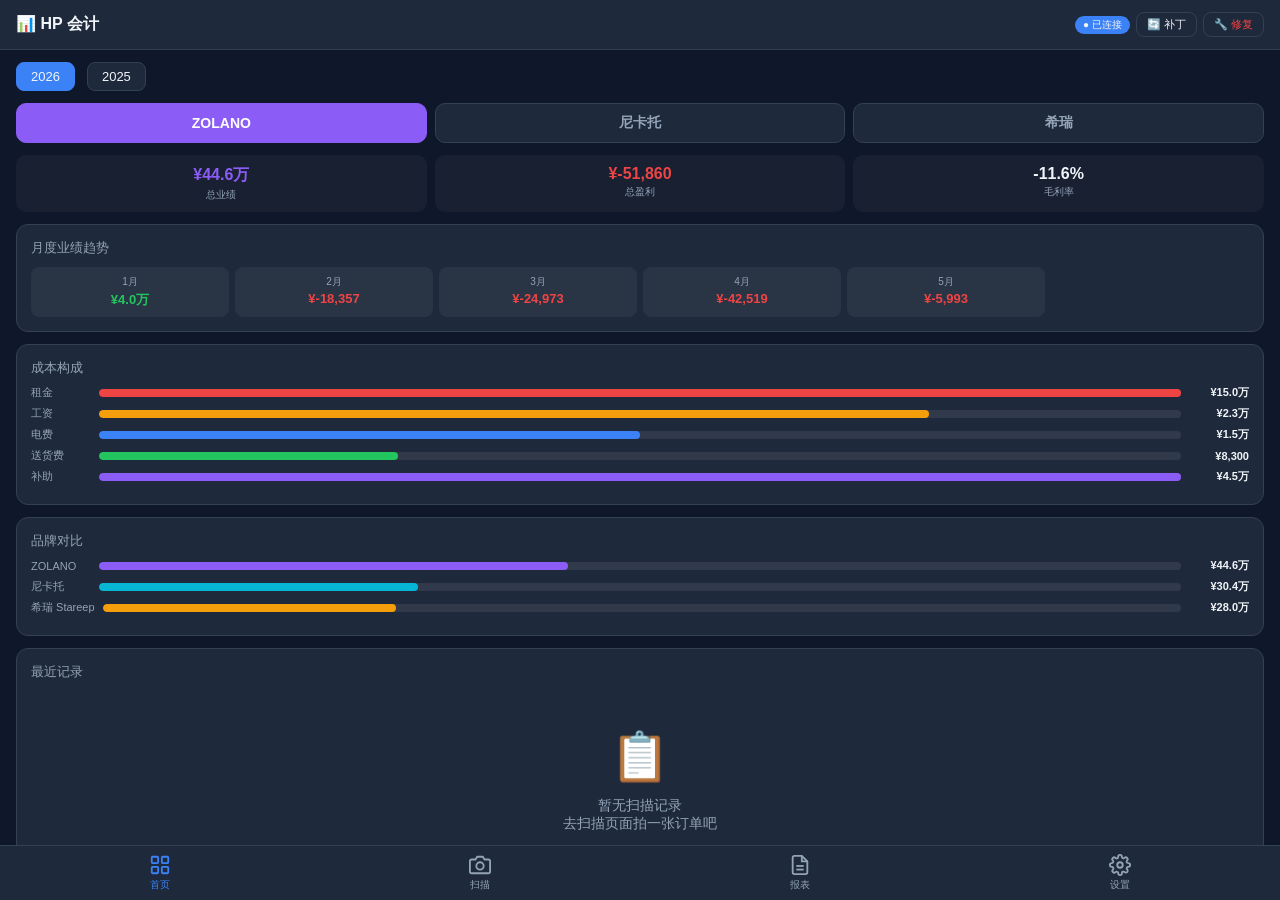
<file: index.html>
<!DOCTYPE html>
<html lang="zh-CN">
<head>
<meta charset="UTF-8">
<meta name="viewport" content="width=device-width, initial-scale=1.0, maximum-scale=1.0, user-scalable=no">
<title>HP 会计 — ZOLANO & 尼卡托</title>
<link rel="manifest" href="manifest.json">
<link rel="apple-touch-icon" href="icon-192.png">
<style>
* { margin:0; padding:0; box-sizing:border-box; -webkit-tap-highlight-color:transparent; }
:root {
  --bg: #0f172a; --card: #1e293b; --border: #334155;
  --text: #f1f5f9; --muted: #94a3b8; --accent: #3b82f6;
  --green: #22c55e; --red: #ef4444; --amber: #f59e0b;
  --zolano: #8b5cf6; --nikator: #06b6d4;
}
html, body { height:100%; font-family: -apple-system, "PingFang SC", "Microsoft YaHei", sans-serif; background:var(--bg); color:var(--text); }
body { display:flex; flex-direction:column; }

/* Header */
.header {
  padding:12px 16px; background:var(--card); border-bottom:1px solid var(--border);
  display:flex; align-items:center; justify-content:space-between; flex-shrink:0;
}
.header h1 { font-size:16px; font-weight:600; }
.header .badge { font-size:10px; padding:2px 8px; border-radius:10px; background:var(--accent); }

/* Main Content */
.main { flex:1; overflow-y:auto; padding:12px 16px; padding-bottom:80px; }

/* Bottom Nav */
.nav {
  position:fixed; bottom:0; left:0; right:0; display:flex;
  background:var(--card); border-top:1px solid var(--border); z-index:100;
}
.nav-btn {
  flex:1; display:flex; flex-direction:column; align-items:center; justify-content:center;
  padding:8px 0; background:none; border:none; color:var(--muted); font-size:10px; cursor:pointer;
  transition:color .2s;
}
.nav-btn.active { color:var(--accent); }
.nav-btn svg { width:22px; height:22px; margin-bottom:2px; }

/* Page containers */
.page { display:none; }
.page.active { display:block; }

/* Cards */
.card {
  background:var(--card); border:1px solid var(--border); border-radius:12px;
  padding:14px; margin-bottom:12px;
}
.card-title { font-size:13px; color:var(--muted); margin-bottom:8px; }
.card-value { font-size:24px; font-weight:700; }
.card-sub { font-size:11px; color:var(--muted); margin-top:4px; }

/* Brand tabs */
.brand-tabs { display:flex; gap:8px; margin-bottom:12px; }
.brand-tab {
  flex:1; padding:10px; border-radius:10px; border:1px solid var(--border);
  background:var(--card); color:var(--muted); font-size:14px; font-weight:600;
  cursor:pointer; text-align:center; transition:all .2s;
}
.brand-tab.active-zolano { background:var(--zolano); color:#fff; border-color:var(--zolano); }
.brand-tab.active-nikator { background:var(--nikator); color:#fff; border-color:var(--nikator); }
.brand-tab.active-stareep { background:var(--amber); color:#000; border-color:var(--amber); }

/* Monthly overview */
.month-grid { display:grid; grid-template-columns:repeat(6,1fr); gap:6px; margin-top:10px; }
.month-cell {
  background:rgba(255,255,255,.05); border-radius:8px; padding:8px 4px; text-align:center;
}
.month-cell .m-label { font-size:10px; color:var(--muted); }
.month-cell .m-val { font-size:13px; font-weight:600; margin-top:2px; }
.month-cell.profit { color:var(--green); }
.month-cell.loss { color:var(--red); }

/* Comparison bar */
.comp-bar { display:flex; align-items:center; gap:8px; margin:6px 0; }
.comp-bar .bar-bg { flex:1; height:8px; background:rgba(255,255,255,.08); border-radius:4px; overflow:hidden; }
.comp-bar .bar-fill { height:100%; border-radius:4px; }
.comp-bar .bar-label { font-size:11px; color:var(--muted); min-width:60px; }
.comp-bar .bar-val { font-size:11px; font-weight:600; min-width:60px; text-align:right; }

/* Scanner page */
.scanner-area {
  width:100%; aspect-ratio:1; background:#000; border-radius:16px;
  display:flex; align-items:center; justify-content:center; position:relative; overflow:hidden;
  margin-bottom:16px;
}
.scanner-area video { width:100%; height:100%; object-fit:cover; }
.scanner-area .overlay {
  position:absolute; inset:0; border:2px solid rgba(255,255,255,.3); border-radius:16px;
  pointer-events:none;
}
.scanner-area .scan-line {
  position:absolute; left:10%; right:10%; height:2px; background:var(--accent);
  box-shadow:0 0 12px var(--accent); animation:scan 2s ease-in-out infinite;
}
@keyframes scan { 0%,100%{top:20%} 50%{top:80%} }

.camera-placeholder { color:var(--muted); font-size:14px; text-align:center; }

.capture-btn {
  width:64px; height:64px; border-radius:50%; border:3px solid #fff;
  background:transparent; cursor:pointer; margin:16px auto; display:block;
  position:relative;
}
.capture-btn::after {
  content:''; position:absolute; inset:4px; border-radius:50%; background:#fff;
}
.capture-btn:active::after { background:var(--accent); }

/* Order form */
.form-group { margin-bottom:12px; }
.form-group label { display:block; font-size:12px; color:var(--muted); margin-bottom:4px; }
.form-group input, .form-group select, .form-group textarea {
  width:100%; padding:10px 12px; background:rgba(255,255,255,.06); border:1px solid var(--border);
  border-radius:8px; color:var(--text); font-size:14px; outline:none;
}
.form-group input:focus, .form-group select:focus { border-color:var(--accent); }
.form-row { display:grid; grid-template-columns:1fr 1fr; gap:10px; }

.submit-btn {
  width:100%; padding:14px; border:none; border-radius:10px; font-size:15px;
  font-weight:600; cursor:pointer; color:#fff;
  background:linear-gradient(135deg, var(--accent), #6366f1);
}
.submit-btn:active { opacity:.85; }
.submit-btn:disabled { opacity:.4; cursor:default; }

/* Upload status */
.upload-status {
  padding:12px; border-radius:10px; margin-top:12px; font-size:13px;
  display:none; align-items:center; gap:8px;
}
.upload-status.success { display:flex; background:rgba(34,197,94,.15); color:var(--green); }
.upload-status.error { display:flex; background:rgba(239,68,68,.15); color:var(--red); }
.upload-status.loading { display:flex; background:rgba(59,130,246,.15); color:var(--accent); }
.spinner { width:16px; height:16px; border:2px solid transparent; border-top-color:currentColor; border-radius:50%; animation:spin .8s linear infinite; }
@keyframes spin { to { transform:rotate(360deg); } }

/* Reports */
.report-summary { display:grid; grid-template-columns:1fr 1fr; gap:10px; }
.report-item { background:rgba(255,255,255,.04); border-radius:10px; padding:12px; }
.report-item .r-label { font-size:11px; color:var(--muted); }
.report-item .r-value { font-size:18px; font-weight:700; margin-top:4px; }

/* History */
.history-item {
  display:flex; align-items:center; gap:10px; padding:10px 0;
  border-bottom:1px solid var(--border);
}
.history-item:last-child { border-bottom:none; }
.history-icon {
  width:36px; height:36px; border-radius:8px; display:flex; align-items:center;
  justify-content:center; font-size:16px; flex-shrink:0;
}
.history-icon.zolano { background:rgba(139,92,246,.2); }
.history-icon.nikator { background:rgba(6,182,212,.2); }
.history-info { flex:1; min-width:0; }
.history-info .h-brand { font-size:12px; font-weight:600; }
.history-info .h-detail { font-size:11px; color:var(--muted); white-space:nowrap; overflow:hidden; text-overflow:ellipsis; }
.history-amount { font-size:14px; font-weight:600; text-align:right; }
.history-amount.positive { color:var(--green); }
.history-amount.negative { color:var(--red); }

/* Settings */
.setting-row {
  display:flex; align-items:center; justify-content:space-between;
  padding:12px 0; border-bottom:1px solid var(--border);
}
.setting-row:last-child { border-bottom:none; }
.setting-label { font-size:14px; }
.setting-desc { font-size:11px; color:var(--muted); margin-top:2px; }
.toggle {
  width:44px; height:24px; border-radius:12px; background:var(--border);
  position:relative; cursor:pointer; transition:background .2s;
}
.toggle.on { background:var(--accent); }
.toggle::after {
  content:''; position:absolute; width:20px; height:20px; border-radius:50%;
  background:#fff; top:2px; left:2px; transition:left .2s;
}
.toggle.on::after { left:22px; }

/* Toast */
.toast {
  position:fixed; top:60px; left:50%; transform:translateX(-50%);
  background:var(--card); border:1px solid var(--border); border-radius:10px;
  padding:10px 20px; font-size:13px; z-index:200; opacity:0;
  transition:opacity .3s, transform .3s; pointer-events:none;
}
.toast.show { opacity:1; transform:translateX(-50%) translateY(0); }

/* Scrollbar */
::-webkit-scrollbar { width:4px; }
::-webkit-scrollbar-thumb { background:var(--border); border-radius:2px; }

/* Empty state */
.empty-state { text-align:center; padding:40px 20px; color:var(--muted); }
.empty-state .empty-icon { font-size:48px; margin-bottom:12px; }
.empty-state .empty-text { font-size:14px; }

/* Year selector */
.year-selector { display:flex; align-items:center; gap:12px; margin-bottom:12px; }
.year-btn {
  padding:6px 14px; border-radius:8px; border:1px solid var(--border);
  background:var(--card); color:var(--text); font-size:13px; cursor:pointer;
}
.year-btn.active { background:var(--accent); border-color:var(--accent); }

/* Quick stats row */
.quick-stats { display:grid; grid-template-columns:repeat(3,1fr); gap:8px; margin-bottom:12px; }
.quick-stat { background:rgba(255,255,255,.04); border-radius:10px; padding:10px; text-align:center; }
.quick-stat .qs-val { font-size:16px; font-weight:700; }
.quick-stat .qs-label { font-size:10px; color:var(--muted); margin-top:2px; }

/* Image preview */
.preview-img {
  width:100%; max-height:200px; object-fit:cover; border-radius:10px;
  margin-bottom:12px; display:none;
}

/* Stareep order cards */
.stareep-orders { display:flex; flex-direction:column; gap:8px; }
.stareep-order-card {
  background:var(--card); border:1px solid var(--border); border-radius:12px; padding:14px;
}
</style>
</head>
<body>

<!-- Header -->
<div class="header">
  <h1>📊 HP 会计</h1>
  <div style="display:flex;gap:6px;align-items:center;">
    <span class="badge" id="syncBadge">● 已连接</span>
    <button id="patchBtn" style="padding:4px 10px;border-radius:8px;border:1px solid var(--border);background:var(--card);color:var(--text);font-size:11px;cursor:pointer;" onclick="applyPatch()">🔄 补丁</button>
    <button onclick="repairApp()" style="padding:4px 10px;border-radius:8px;border:1px solid var(--border);background:var(--card);color:var(--red);font-size:11px;cursor:pointer;">🔧 修复</button>
  </div>
</div>

<!-- Toast -->
<div class="toast" id="toast"></div>

<!-- ===== PAGE 1: Dashboard ===== -->
<div class="main">
  <div class="page active" id="pageDashboard">
    <!-- Year selector -->
    <div class="year-selector">
      <button class="year-btn active" data-year="2026">2026</button>
      <button class="year-btn" data-year="2025">2025</button>
    </div>

    <!-- Brand tabs -->
    <div class="brand-tabs">
      <button class="brand-tab active-zolano" data-brand="zolano">ZOLANO</button>
      <button class="brand-tab" data-brand="nikator">尼卡托</button>
      <button class="brand-tab" data-brand="stareep">希瑞</button>
    </div>

    <!-- Quick stats -->
    <div class="quick-stats">
      <div class="quick-stat">
        <div class="qs-val" id="statSales">¥0</div>
        <div class="qs-label">总业绩</div>
      </div>
      <div class="quick-stat">
        <div class="qs-val" id="statProfit">¥0</div>
        <div class="qs-label">总盈利</div>
      </div>
      <div class="quick-stat">
        <div class="qs-val" id="statMargin">0%</div>
        <div class="qs-label">毛利率</div>
      </div>
    </div>

    <!-- Monthly overview -->
    <div class="card">
      <div class="card-title">月度业绩趋势</div>
      <div class="month-grid" id="monthGrid"></div>
    </div>

    <!-- Cost breakdown -->
    <div class="card">
      <div class="card-title">成本构成</div>
      <div id="costBreakdown"></div>
    </div>

    <!-- Comparison (both brands) -->
    <div class="card" id="comparisonCard">
      <div class="card-title">品牌对比</div>
      <div id="comparisonBars"></div>
    </div>

    <!-- Recent transactions -->
    <div class="card">
      <div class="card-title">最近记录</div>
      <div id="recentHistory"></div>
    </div>
  </div>

  <!-- ===== PAGE 2: Scanner ===== -->
  <div class="page" id="pageScanner">
    <div class="scanner-area" id="scannerArea">
      <div class="camera-placeholder" id="cameraPlaceholder">
        <div style="font-size:48px;margin-bottom:12px;">📷</div>
        <div>点击下方按钮开启相机</div>
      </div>
      <video id="cameraVideo" autoplay playsinline style="display:none;"></video>
      <canvas id="captureCanvas" style="display:none;"></canvas>
      <div class="overlay"><div class="scan-line"></div></div>
    </div>
    <img class="preview-img" id="previewImg">
    <button class="capture-btn" id="captureBtn" onclick="handleCapture()">📷 拍照</button>
    <input type="file" accept="image/*" capture="environment" id="cameraInput" style="display:none;" onchange="handleFileUpload(event)">
    <button class="capture-btn" style="background:var(--amber);" onclick="document.getElementById('cameraInput').click()">📁 上传照片</button>

    <div class="card" id="manualForm" style="display:none;">
      <div class="card-title">手动补录信息</div>
      <div class="form-group">
        <label>品牌</label>
        <select id="formBrand">
          <option value="zolano">ZOLANO</option>
          <option value="nikator">尼卡托</option>
        </select>
      </div>
      <div class="form-row">
        <div class="form-group">
          <label>客户名</label>
          <input type="text" id="formCustomer" placeholder="张先生">
        </div>
        <div class="form-group">
          <label>订单号</label>
          <input type="text" id="formOrder" placeholder="如 1005995">
        </div>
      </div>
      <div class="form-row">
        <div class="form-group">
          <label>销售业绩 (¥)</label>
          <input type="number" id="formSales" placeholder="0">
        </div>
        <div class="form-group">
          <label>出厂成本 (¥)</label>
          <input type="number" id="formCost" placeholder="0">
        </div>
      </div>
      <div class="form-row">
        <div class="form-group">
          <label>日期</label>
          <input type="date" id="formDate">
        </div>
        <div class="form-group">
          <label>产品类型</label>
          <select id="formProduct">
            <option value="sofa">沙发</option>
            <option value="bed">床架</option>
            <option value="mattress">床垫</option>
            <option value="chair">椅子</option>
            <option value="table">桌子</option>
            <option value="other">其他</option>
          </select>
        </div>
      </div>
      <div class="form-group">
        <label>备注</label>
        <textarea id="formNotes" rows="2" placeholder="产品型号、颜色等"></textarea>
      </div>
      <button class="submit-btn" onclick="submitOrder()">📤 发送到会计系统</button>
      <div class="upload-status" id="uploadStatus">
        <div class="spinner"></div>
        <span>正在发送...</span>
      </div>
    </div>
  </div>

  <!-- ===== PAGE 3: Reports ===== -->
  <div class="page" id="pageReports">
    <div class="year-selector">
      <button class="year-btn active" data-year="2026">2026</button>
      <button class="year-btn" data-year="2025">2025</button>
    </div>

    <div class="report-summary">
      <div class="report-item">
        <div class="r-label">本月总业绩</div>
        <div class="r-value" id="rptMonthSales">¥0</div>
      </div>
      <div class="report-item">
        <div class="r-label">本月总盈利</div>
        <div class="r-value" id="rptMonthProfit">¥0</div>
      </div>
      <div class="report-item">
        <div class="r-label">累计业绩 (YTD)</div>
        <div class="r-value" id="rptYtdSales">¥0</div>
      </div>
      <div class="report-item">
        <div class="r-label">累计盈利 (YTD)</div>
        <div class="r-value" id="rptYtdProfit">¥0</div>
      </div>
    </div>

    <div class="card" style="margin-top:12px;">
      <div class="card-title">月度明细</div>
      <div id="monthlyDetail"></div>
    </div>

    <div class="card">
      <div class="card-title">品牌对比</div>
      <div id="reportComparison"></div>
    </div>

    <button class="submit-btn" style="margin-top:12px;" onclick="generateReport()">📄 生成报告</button>
  </div>

  <!-- ===== PAGE 4: Settings ===== -->
  <div class="page" id="pageSettings">
    <div class="card">
      <div class="card-title">上传设置</div>
      <div class="form-group">
        <label>Webhook URL</label>
        <input type="url" id="webhookUrl" placeholder="https://your-server.com/api/upload" value="">
      </div>
      <div class="setting-row">
        <div>
          <div class="setting-label">自动上传</div>
          <div class="setting-desc">拍照后自动发送到服务器</div>
        </div>
        <div class="toggle on" id="toggleAutoUpload" onclick="toggleSetting(this)"></div>
      </div>
      <div class="setting-row">
        <div>
          <div class="setting-label">离线存储</div>
          <div class="setting-desc">无网络时保存到本地</div>
        </div>
        <div class="toggle on" id="toggleOffline" onclick="toggleSetting(this)"></div>
      </div>
    </div>

    <div class="card">
      <div class="card-title">数据管理</div>
      <div class="setting-row" onclick="exportData()" style="cursor:pointer;">
        <div>
          <div class="setting-label">导出数据</div>
          <div class="setting-desc">下载所有记录为JSON</div>
        </div>
        <span>→</span>
      </div>
      <div class="setting-row" onclick="importData()" style="cursor:pointer;">
        <div>
          <div class="setting-label">导入数据</div>
          <div class="setting-desc">从JSON文件恢复</div>
        </div>
        <span>→</span>
      </div>
      <div class="setting-row" onclick="clearData()" style="cursor:pointer;">
        <div>
          <div class="setting-label">清除所有数据</div>
          <div class="setting-desc">不可恢复的操作</div>
        </div>
        <span style="color:var(--red);">⚠</span>
      </div>
    </div>

    <div class="card">
      <div class="card-title">关于</div>
      <div class="setting-row">
        <div class="setting-label">版本</div>
        <span style="color:var(--muted);">v1.0.0</span>
      </div>
      <div class="setting-row">
        <div class="setting-label">存储使用</div>
        <span style="color:var(--muted);" id="storageUsed">0 KB</span>
      </div>
    </div>

    <input type="file" id="importInput" accept=".json" style="display:none;" onchange="handleImport(event)">
  </div>
</div>

<!-- Bottom Navigation -->
<nav class="nav">
  <button class="nav-btn active" data-page="pageDashboard" onclick="switchPage(this)">
    <svg viewBox="0 0 24 24" fill="none" stroke="currentColor" stroke-width="2"><rect x="3" y="3" width="7" height="7" rx="1"/><rect x="14" y="3" width="7" height="7" rx="1"/><rect x="3" y="14" width="7" height="7" rx="1"/><rect x="14" y="14" width="7" height="7" rx="1"/></svg>
    首页
  </button>
  <button class="nav-btn" data-page="pageScanner" onclick="switchPage(this)">
    <svg viewBox="0 0 24 24" fill="none" stroke="currentColor" stroke-width="2"><path d="M23 19a2 2 0 01-2 2H3a2 2 0 01-2-2V8a2 2 0 012-2h4l2-3h6l2 3h4a2 2 0 012 2z"/><circle cx="12" cy="13" r="4"/></svg>
    扫描
  </button>
  <button class="nav-btn" data-page="pageReports" onclick="switchPage(this)">
    <svg viewBox="0 0 24 24" fill="none" stroke="currentColor" stroke-width="2"><path d="M14 2H6a2 2 0 00-2 2v16a2 2 0 002 2h12a2 2 0 002-2V8z"/><polyline points="14,2 14,8 20,8"/><line x1="16" y1="13" x2="8" y2="13"/><line x1="16" y1="17" x2="8" y2="17"/></svg>
    报表
  </button>
  <button class="nav-btn" data-page="pageSettings" onclick="switchPage(this)">
    <svg viewBox="0 0 24 24" fill="none" stroke="currentColor" stroke-width="2"><circle cx="12" cy="12" r="3"/><path d="M19.4 15a1.65 1.65 0 00.33 1.82l.06.06a2 2 0 010 2.83 2 2 0 01-2.83 0l-.06-.06a1.65 1.65 0 00-1.82-.33 1.65 1.65 0 00-1 1.51V21a2 2 0 01-4 0v-.09A1.65 1.65 0 009 19.4a1.65 1.65 0 00-1.82.33l-.06.06a2 2 0 01-2.83-2.83l.06-.06A1.65 1.65 0 004.68 15a1.65 1.65 0 00-1.51-1H3a2 2 0 010-4h.09A1.65 1.65 0 004.6 9a1.65 1.65 0 00-.33-1.82l-.06-.06a2 2 0 012.83-2.83l.06.06A1.65 1.65 0 009 4.68a1.65 1.65 0 001-1.51V3a2 2 0 014 0v.09a1.65 1.65 0 001 1.51 1.65 1.65 0 001.82-.33l.06-.06a2 2 0 012.83 2.83l-.06.06A1.65 1.65 0 0019.4 9a1.65 1.65 0 001.51 1H21a2 2 0 010 4h-.09a1.65 1.65 0 00-1.51 1z"/></svg>
    设置
  </button>
</nav>

<script src="app.js"></script>
</body>
</html>
</file>
